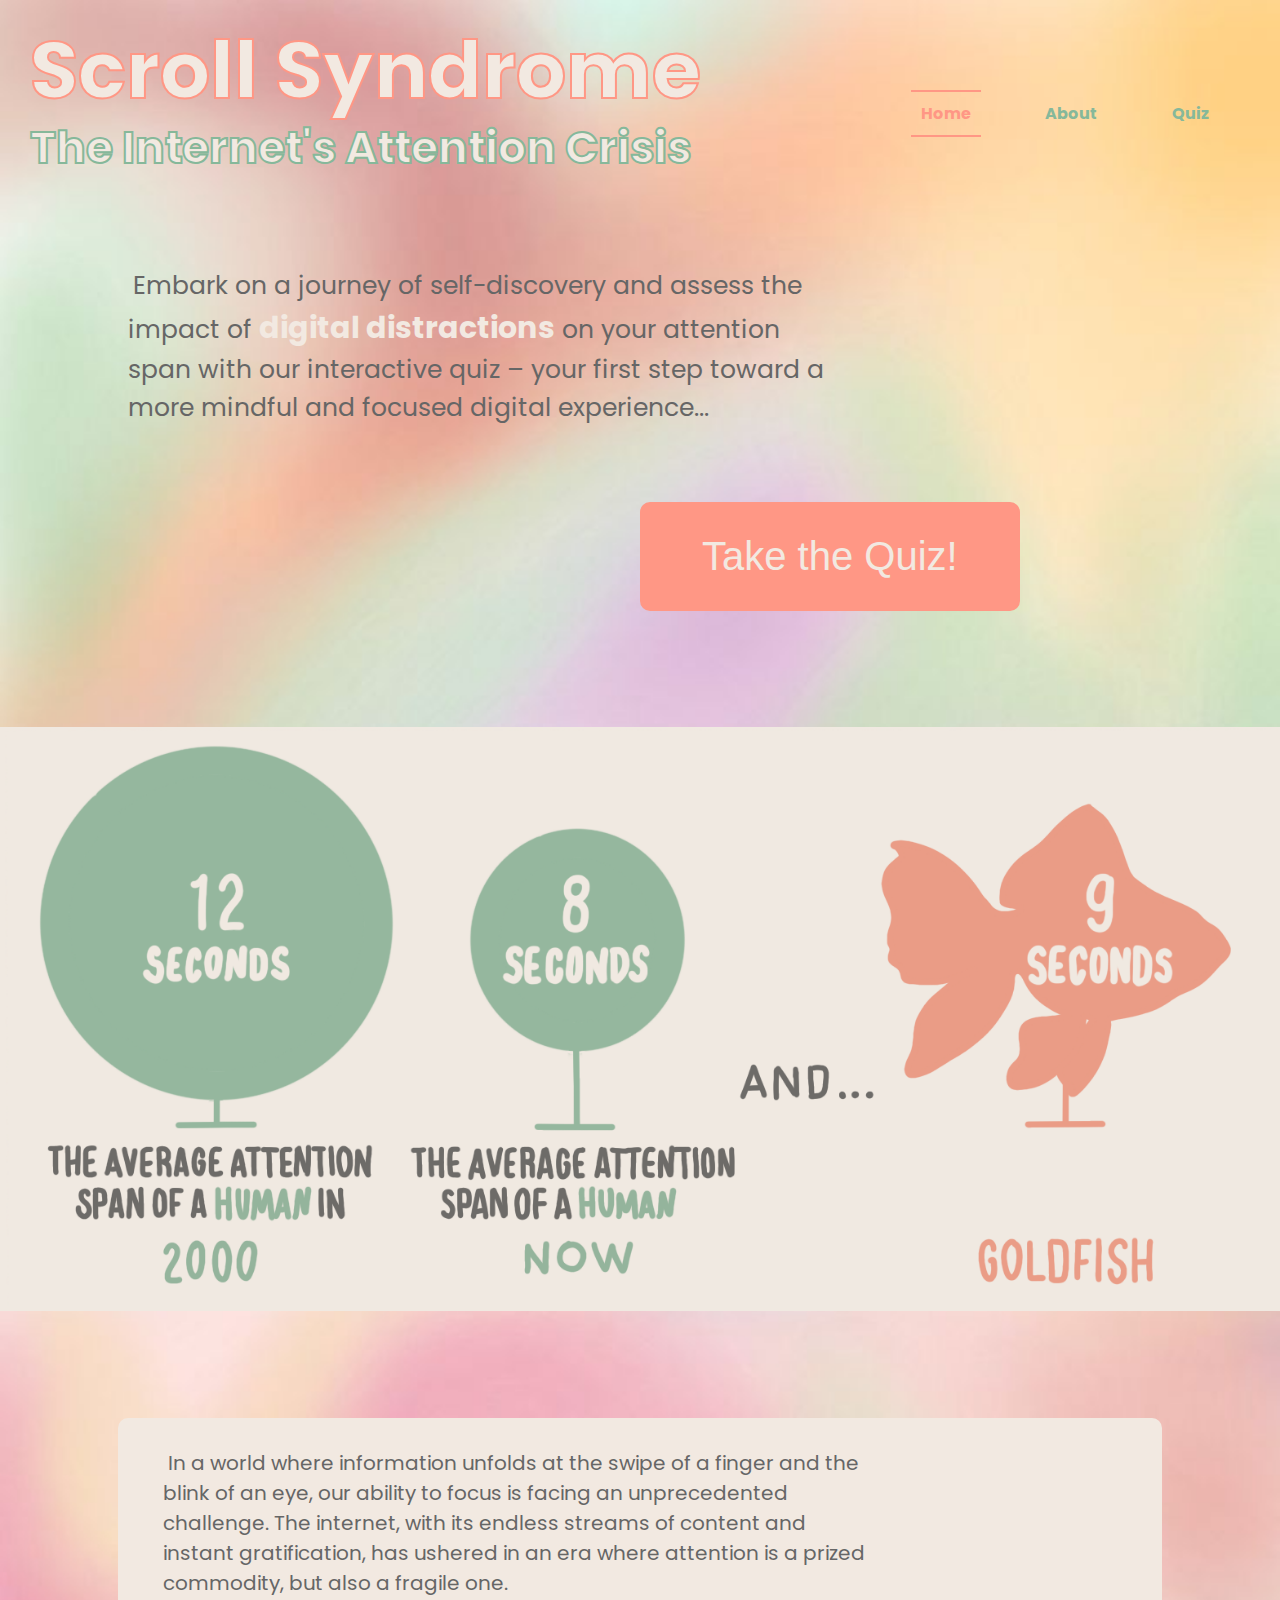
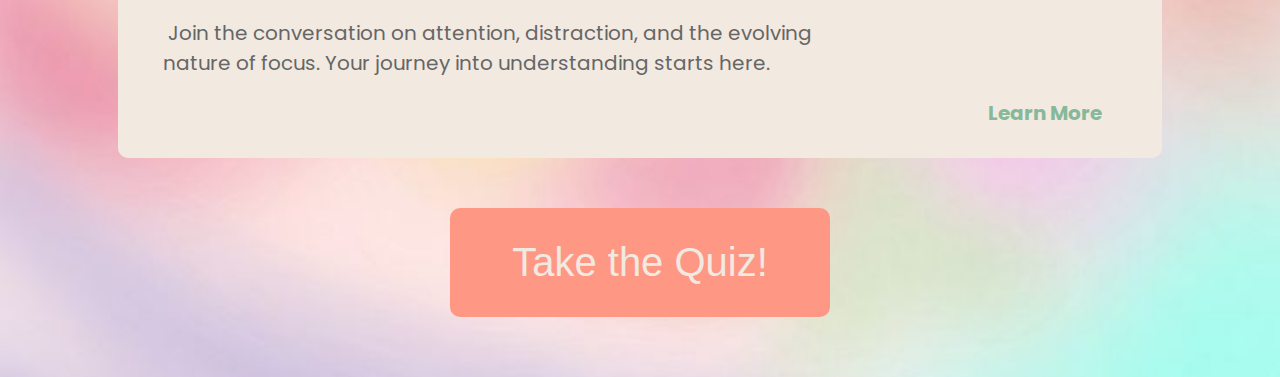
<file: index.html>
<!DOCTYPE html>
<html lang="en">
<head>
    <meta charset="UTF-8">
    <meta name="viewport" content="width=device-width, initial-scale=1.0">
    <link rel="stylesheet" href="style.css">
    <title>Home</title>
</head>

<body>

    <header>
        <!-- Menu / Nav Bar-->
        <div class="title">
            <h1><span class="stroked-text">Scroll Syndrome</span></h1>
            <h2><span class="stroked-text2">The Internet's Attention Crisis</span></h2>
        </div>

        <nav>
            <ul>
                <li><a href="index.html">Home</a></li>
                <li><a href="about.html">About</a></li>
                <li><a href="quiz.html">Quiz</a></li>
            </ul>
        </nav>

    </header>

<!-- GIF pop up every 10 seconds -->
    <div id="gifContainer"></div>

    <!-- start -->
    <div class="homepage">
    <!-- Quiz button -->
        <p class="paragraph-quiz">Embark on a journey of self-discovery and assess the impact of  <span class="bold">digital distractions</span> on your attention span with our interactive quiz – your first step toward a more mindful and focused digital experience...</p>

        <button class="animated-button1" onclick="location.href='quiz.html'">Take the Quiz!</button>
    </div>

        <!-- Image - home page-->
        <div class="image-container">
        <img src="attention.png">
    </div>

    <!-- Content - initial -->
         <div class="centered-box">
            <p>In a world where information unfolds at the swipe of a finger and the blink of an eye, our ability to focus is facing an unprecedented challenge. The internet, with its endless streams of content and instant gratification, has ushered in an era where attention is a prized commodity, but also a fragile one.
            <p> Join the conversation on attention, distraction, and the evolving nature of focus. Your journey into understanding starts here.
            </p>

            <a href="about.html" class="learn-more-link">Learn More</a>

        </div>

        <!-- button - end -->
        <button class="animated-button" onclick="location.href='quiz.html'">Take the Quiz!</button>

    <script src="script.js"></script>
</body>
</html>
</file>
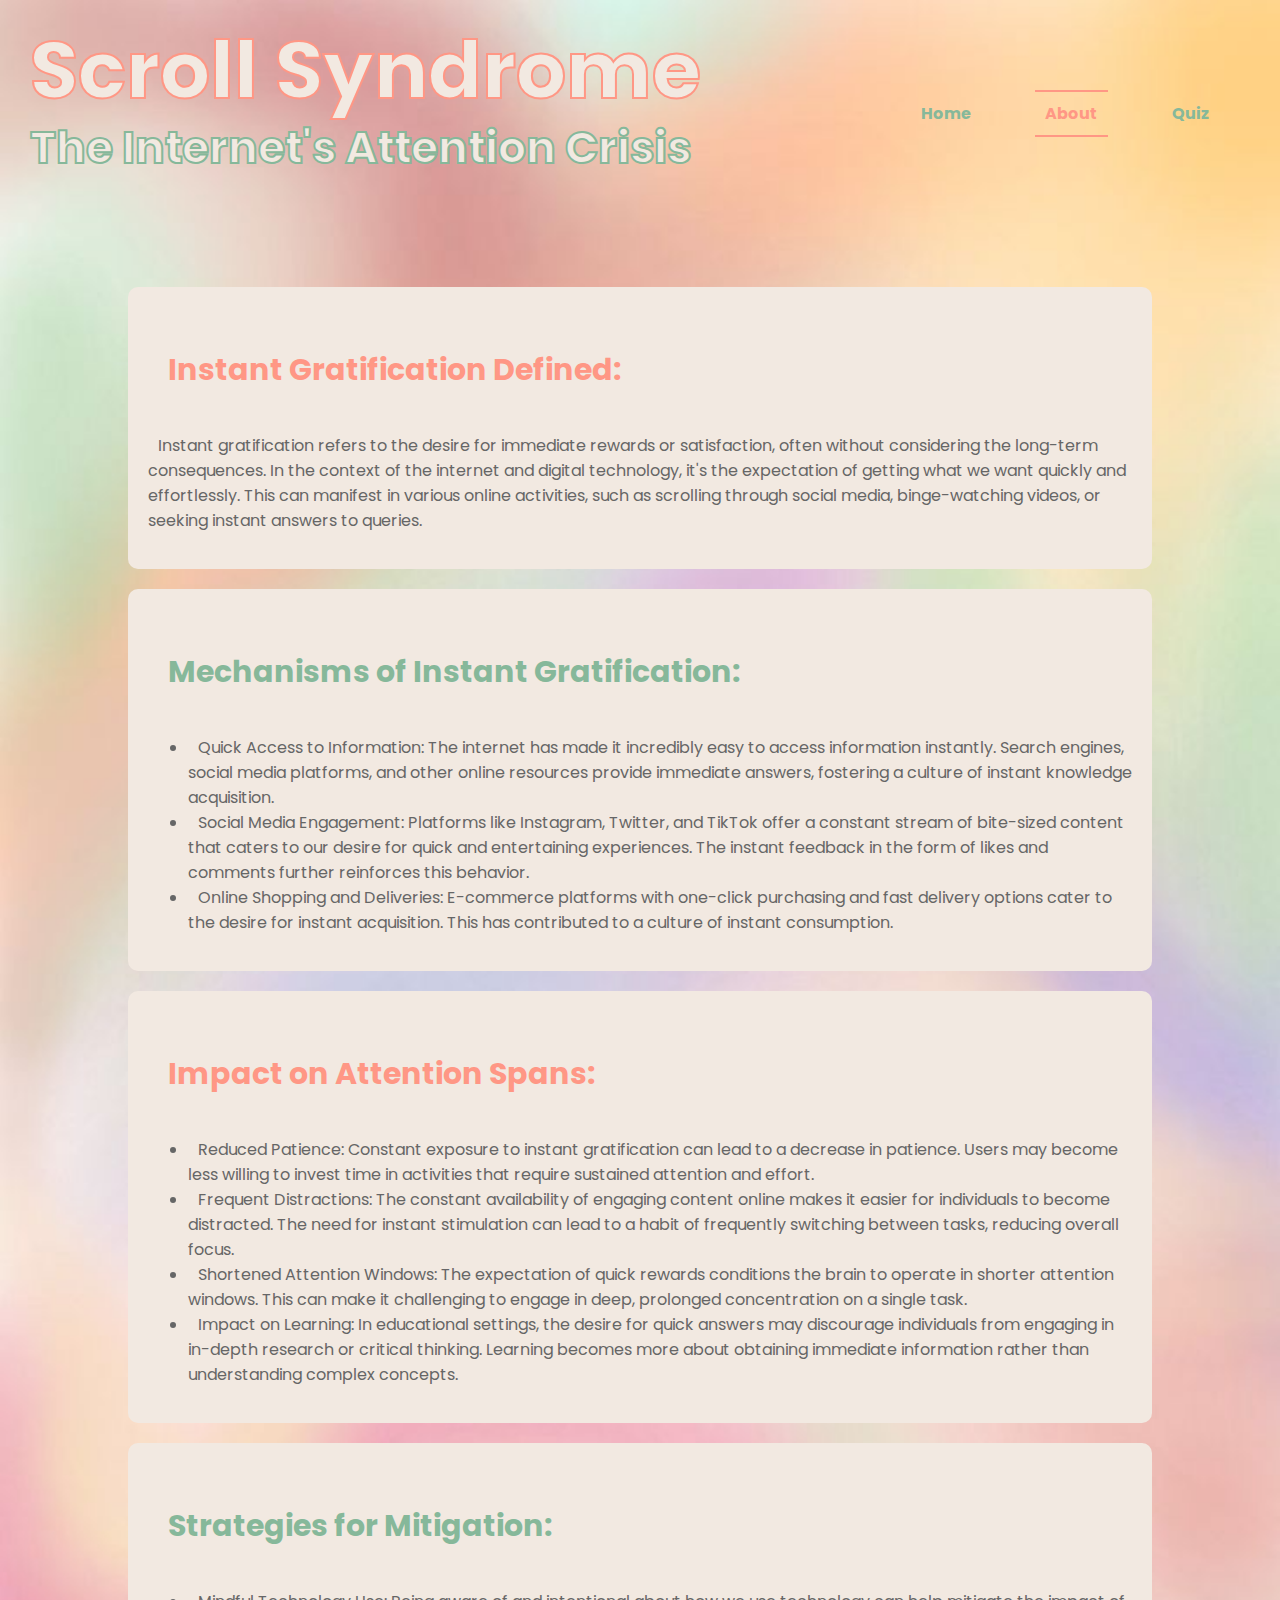
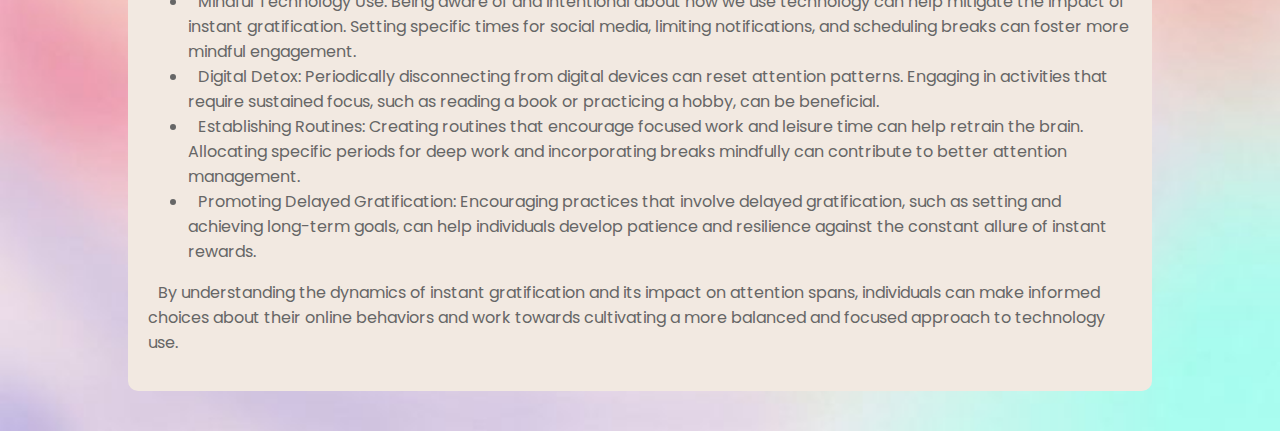
<file: about.html>
<!DOCTYPE html>
<html lang="en">
<head>
    <meta charset="UTF-8">
    <meta name="viewport" content="width=device-width, initial-scale=1.0">
    <link rel="stylesheet" href="style.css">
    <title>About</title>
</head>

<body>

    <header>

        <!-- Menu / Nav Bar -->
        <div class="title">
            <h1><span class="stroked-text">Scroll Syndrome</span></h1>
            <h2><span class="stroked-text2">The Internet's Attention Crisis</span></h2>
        </div>

        <nav>
            <ul>
                <li><a href="index.html">Home</a></li>
                <li><a href="about.html">About</a></li>
                <li><a href="quiz.html">Quiz</a></li>
            </ul>
        </nav>

    </header>

    <!-- GIF pop up every 10 seconds -->
    <div id="gifContainer"></div>

    <!-- Informational boxes -->
    <div class="about-box">
            <h3><span class="about1">Instant Gratification Defined:</span></h3>
            <p>Instant gratification refers to the desire for immediate rewards or satisfaction, often without considering the long-term consequences. In the context of the internet and digital technology, it's the expectation of getting what we want quickly and effortlessly. This can manifest in various online activities, such as scrolling through social media, binge-watching videos, or seeking instant answers to queries.</p>
        </div>

        <div class="about-box">
            <h3><span class="about2">Mechanisms of Instant Gratification:</span></h3>
            <ul>
                <li>Quick Access to Information: The internet has made it incredibly easy to access information instantly. Search engines, social media platforms, and other online resources provide immediate answers, fostering a culture of instant knowledge acquisition.</li>
                <li>Social Media Engagement: Platforms like Instagram, Twitter, and TikTok offer a constant stream of bite-sized content that caters to our desire for quick and entertaining experiences. The instant feedback in the form of likes and comments further reinforces this behavior.</li>
                <li>Online Shopping and Deliveries: E-commerce platforms with one-click purchasing and fast delivery options cater to the desire for instant acquisition. This has contributed to a culture of instant consumption.</li>
            </ul>

        </div>

        <div class="about-box">
            <h3><span class="about1">Impact on Attention Spans:</span></h3>

        <ul>
            <li>Reduced Patience: Constant exposure to instant gratification can lead to a decrease in patience. Users may become less willing to invest time in activities that require sustained attention and effort.</li>
            <li>Frequent Distractions: The constant availability of engaging content online makes it easier for individuals to become distracted. The need for instant stimulation can lead to a habit of frequently switching between tasks, reducing overall focus.</li>
            <li>Shortened Attention Windows: The expectation of quick rewards conditions the brain to operate in shorter attention windows. This can make it challenging to engage in deep, prolonged concentration on a single task.</li>
            <li>Impact on Learning: In educational settings, the desire for quick answers may discourage individuals from engaging in in-depth research or critical thinking. Learning becomes more about obtaining immediate information rather than understanding complex concepts.</li>
        </ul>
        </div>

        <div class="about-box2">
            <h3><span class="about2">Strategies for Mitigation:</span></h3>

        <ul>
            <li>Mindful Technology Use: Being aware of and intentional about how we use technology can help mitigate the impact of instant gratification. Setting specific times for social media, limiting notifications, and scheduling breaks can foster more mindful engagement.</li>
            <li>Digital Detox: Periodically disconnecting from digital devices can reset attention patterns. Engaging in activities that require sustained focus, such as reading a book or practicing a hobby, can be beneficial.</li>
            <li>Establishing Routines: Creating routines that encourage focused work and leisure time can help retrain the brain. Allocating specific periods for deep work and incorporating breaks mindfully can contribute to better attention management.</li>
            <li>Promoting Delayed Gratification: Encouraging practices that involve delayed gratification, such as setting and achieving long-term goals, can help individuals develop patience and resilience against the constant allure of instant rewards.</li>
        </ul>

        <p> By understanding the dynamics of instant gratification and its impact on attention spans, individuals can make informed choices about their online behaviors and work towards cultivating a more balanced and focused approach to technology use. 
        </p>

        </div>

    <script src="script.js"></script>

</body>
</html>
</file>
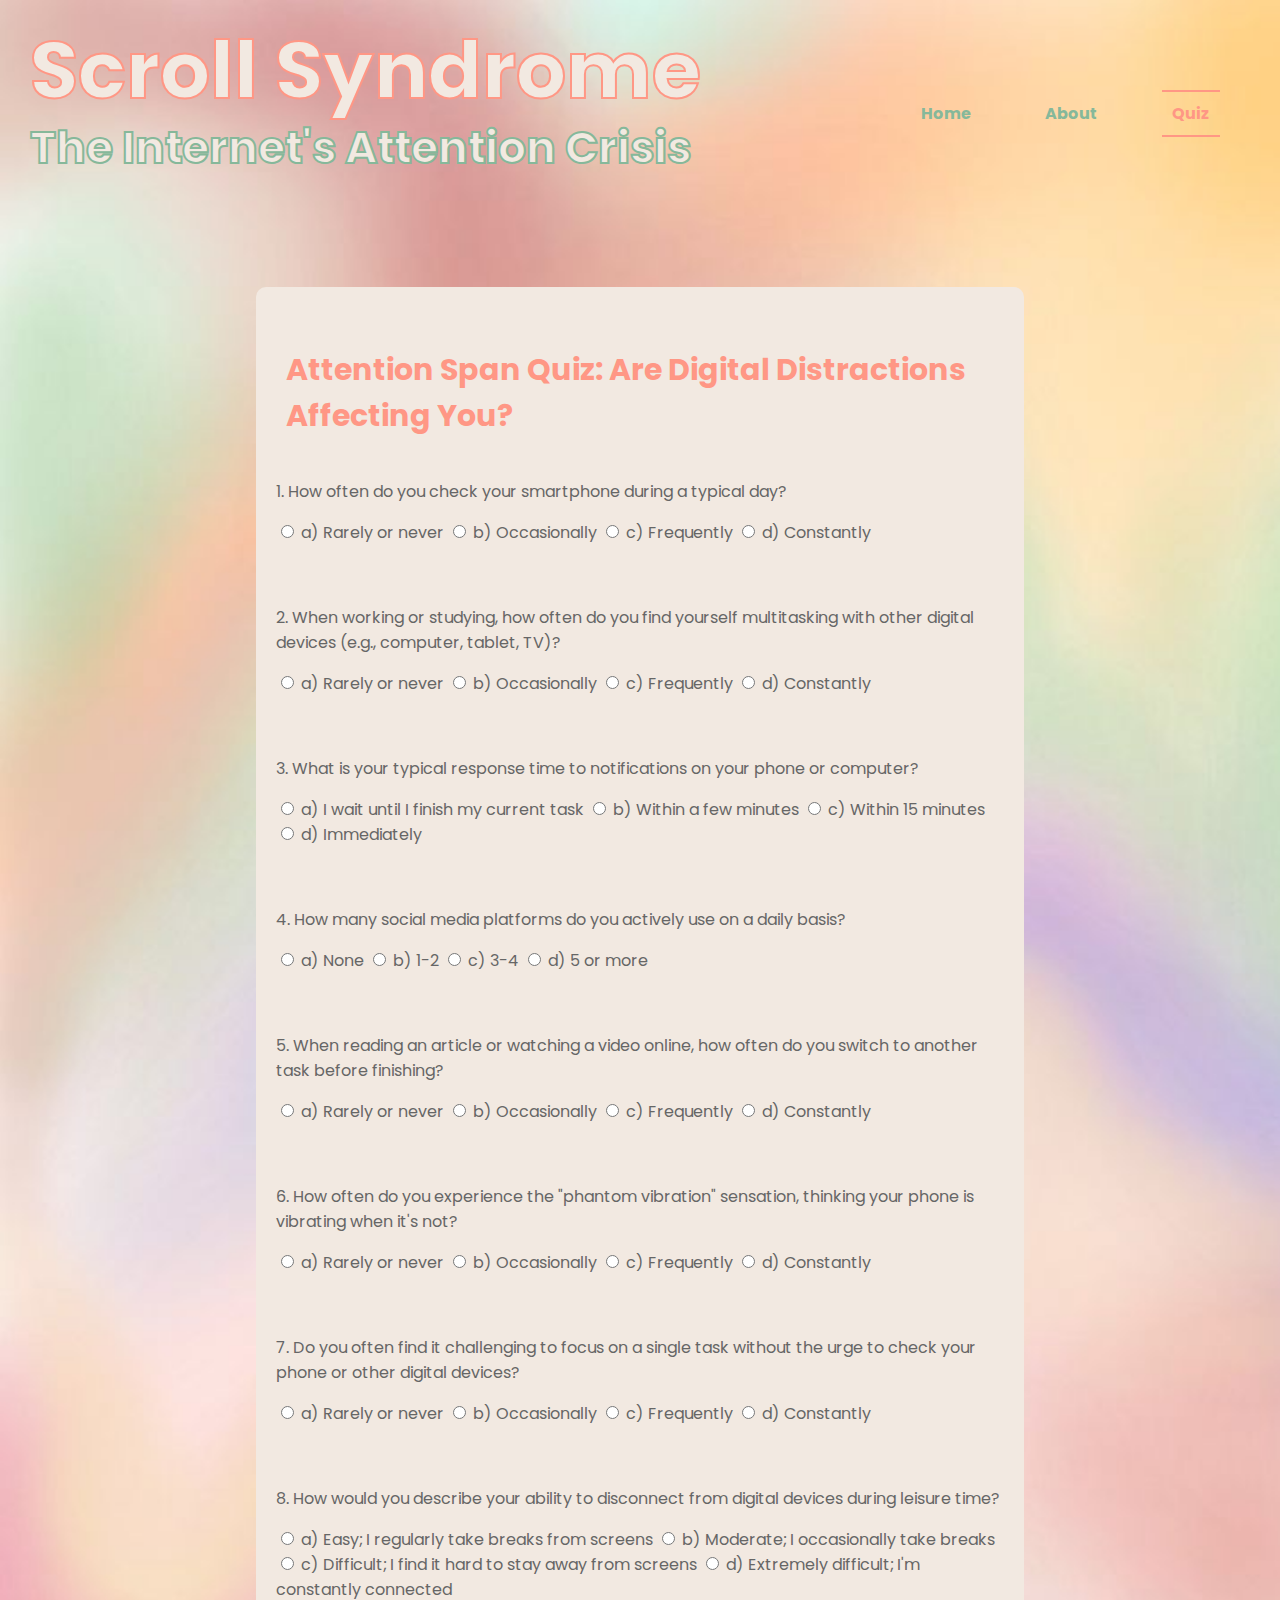
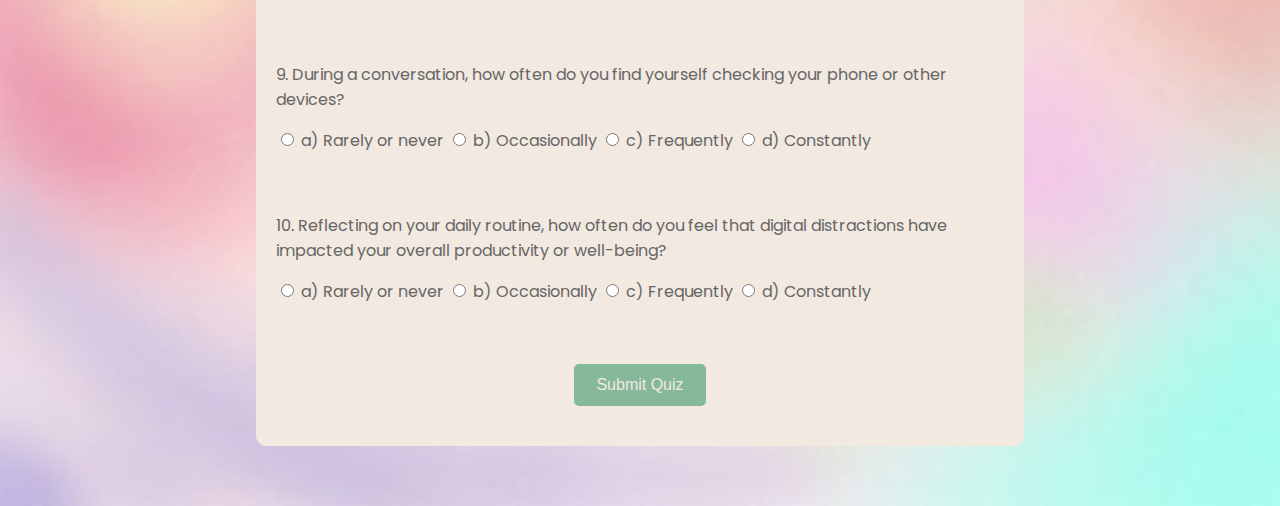
<file: quiz.html>
<!DOCTYPE html>
<html lang="en">
<head>
    <meta charset="UTF-8">
    <meta name="viewport" content="width=device-width, initial-scale=1.0">
    <link rel="stylesheet" href="style.css">
    <title>Quiz</title>
</head>

<body>

    <header>

        <!-- Menu / Nav Bar -->
        <div class="title">
            <h1><span class="stroked-text">Scroll Syndrome</span></h1>
            <h2><span class="stroked-text2">The Internet's Attention Crisis</span></h2>
        </div>
        <nav>
            <ul>
                <li><a href="index.html">Home</a></li>
                <li><a href="about.html">About</a></li>
                <li><a href="quiz.html">Quiz</a></li>
            </ul>
        </nav>
    </header>

    
    <!-- GIF pop up every 10 seconds -->
    <div id="gifContainer"></div>


<!-- Quiz -->
<!-- https://css-tricks.com/building-a-simple-quiz/ 
    https://github.com/search?q=quiz+app+javascript&type=repositories-->

 <div class="quiz-container">

    <h3>Attention Span Quiz: Are Digital Distractions Affecting You?</h3>

        <form id="quizForm">

            <!-- Question 1 -->
            <div class="question">
                <p>1. How often do you check your smartphone during a typical day?</p>
                <label><input type="radio" name="q1" value="1"> a) Rarely or never</label>
                <label><input type="radio" name="q1" value="2"> b) Occasionally</label>
                <label><input type="radio" name="q1" value="3"> c) Frequently</label>
                <label><input type="radio" name="q1" value="4"> d) Constantly</label>
            </div>

            <!-- Question 2 -->
            <div class="question">
                <p>2. When working or studying, how often do you find yourself multitasking with other digital devices (e.g., computer, tablet, TV)?</p>
                <label><input type="radio" name="q2" value="1"> a) Rarely or never</label>
                <label><input type="radio" name="q2" value="2"> b) Occasionally</label>
                <label><input type="radio" name="q2" value="3"> c) Frequently</label>
                <label><input type="radio" name="q2" value="4"> d) Constantly</label>
            </div>

            <!-- Question 3 -->
            <div class="question">
                <p>3. What is your typical response time to notifications on your phone or computer?</p>
                <label><input type="radio" name="q3" value="1"> a) I wait until I finish my current task</label>
                <label><input type="radio" name="q3" value="2"> b) Within a few minutes</label>
                <label><input type="radio" name="q3" value="3"> c) Within 15 minutes</label>
                <label><input type="radio" name="q3" value="4"> d) Immediately</label>
            </div>

             <!-- Question 4 -->
            <div class="question">
                <p>4. How many social media platforms do you actively use on a daily basis?</p>
                <label><input type="radio" name="q4" value="1"> a) None</label>
                <label><input type="radio" name="q4" value="2"> b) 1-2</label>
                <label><input type="radio" name="q4" value="3"> c) 3-4</label>
                <label><input type="radio" name="q4" value="4"> d) 5 or more</label>
            </div>

            <!-- Question 5 -->
            <div class="question">
                <p>5. When reading an article or watching a video online, how often do you switch to another task before finishing?</p>
                <label><input type="radio" name="q5" value="1"> a) Rarely or never</label>
                <label><input type="radio" name="q5" value="2"> b) Occasionally</label>
                <label><input type="radio" name="q5" value="3"> c) Frequently</label>
                <label><input type="radio" name="q5" value="4"> d) Constantly</label>
            </div>

            <!-- Question 6 -->
            <div class="question">
                <p>6. How often do you experience the "phantom vibration" sensation, thinking your phone is vibrating when it's not?</p>
                <label><input type="radio" name="q6" value="1"> a) Rarely or never</label>
                <label><input type="radio" name="q6" value="2"> b) Occasionally</label>
                <label><input type="radio" name="q6" value="3"> c) Frequently</label>
                <label><input type="radio" name="q6" value="4"> d) Constantly</label>
            </div>

            <!-- Question 7 -->
            <div class="question">
                <p>7. Do you often find it challenging to focus on a single task without the urge to check your phone or other digital devices?</p>
                <label><input type="radio" name="q7" value="1"> a) Rarely or never</label>
                <label><input type="radio" name="q7" value="2"> b) Occasionally</label>
                <label><input type="radio" name="q7" value="3"> c) Frequently</label>
                <label><input type="radio" name="q7" value="4"> d) Constantly</label>
            </div>

            <!-- Question 8 -->
            <div class="question">
                <p>8. How would you describe your ability to disconnect from digital devices during leisure time?</p>
                <label><input type="radio" name="q8" value="1"> a) Easy; I regularly take breaks from screens</label>
                <label><input type="radio" name="q8" value="2"> b) Moderate; I occasionally take breaks</label>
                <label><input type="radio" name="q8" value="3"> c) Difficult; I find it hard to stay away from screens</label>
                <label><input type="radio" name="q8" value="4"> d) Extremely difficult; I'm constantly connected</label>
            </div>

            <!-- Question 9 -->
            <div class="question">
                <p>9. During a conversation, how often do you find yourself checking your phone or other devices?</p>
                <label><input type="radio" name="q9" value="1"> a) Rarely or never</label>
                <label><input type="radio" name="q9" value="2"> b) Occasionally</label>
                <label><input type="radio" name="q9" value="3"> c) Frequently</label>
                <label><input type="radio" name="q9" value="4"> d) Constantly</label>
            </div>

             <!-- Question 10 -->
            <div class="question">
                <p>10. Reflecting on your daily routine, how often do you feel that digital distractions have impacted your overall productivity or well-being?</p>
                <label><input type="radio" name="q10" value="1"> a) Rarely or never</label>
                <label><input type="radio" name="q10" value="2"> b) Occasionally</label>
                <label><input type="radio" name="q10" value="3"> c) Frequently</label>
                <label><input type="radio" name="q10" value="4"> d) Constantly</label>
            </div>

            <button type="button" onclick="calculateScore()">Submit Quiz</button>
        </form>

    </div>

        <div id="quizResult"></div>

    <script src="script.js"></script>
</body>
</html>
</file>
<file: style.css>
@import url('https://fonts.googleapis.com/css2?family=Poppins:wght@400;900&display=swap');

body {
    font-family: 'Poppins', sans-serif;
    margin: 0;
    padding: 0;
    background-image: url('background.jpeg');
    background-size: cover;
    color: #666;
}


/*Nav - Menu - Title*/
header {
    color: #F2E9E1;
    padding: 10px;
    display: flex;
    justify-content: space-between;
    align-items: center;
    margin-bottom: 60px;
}

/*Title*/
.title {
    flex: 1;
    margin-left: 20px;
}

.title h1 {
    font-size: 80px;
    margin: 0;
    margin-bottom: 5px;
}

/*Sub title*/
.title h2 {
    color: #F2E9E1;
    font-size: 44px;
    margin-top: -20px;
}

/*stroke - titles*/
.stroked-text {
    -webkit-text-stroke: 2px #FF9785; /* Width and color of the stroke */
}

.stroked-text2 {
    -webkit-text-stroke: 2px #86B89A; /* Width and color of the stroke */
}

/*https://developer.mozilla.org/en-US/docs/Web/CSS/-webkit-text-stroke*/


/*menu*/
nav ul {
    list-style: none;
    margin: 0;
    padding: 0;
}

nav ul li {
    display: inline;
    margin-right: 20px;
}

nav ul li a {
    color: #86B89A;
    margin-right: 30px;
    text-decoration: none;
    font-weight: bold;
    transition: color 0.3s;
    padding: 10px;
}

nav ul li a:hover {
    color: #FF9785;
    border-bottom: 2px solid #FF9785;
    border-top: 2px solid #FF9785;
}

nav ul li a.active {
    color: #FF9785;
    border-bottom: 2px solid #FF9785;
    border-top: 2px solid #FF9785;
}

/*image - home page*/
.image-container {
    max-width: 100%;
    height: auto;
    text-align: center;
    margin: 0 auto;
    margin-top: 60px;
}

.image-container img {
    width: 100%;
    height: auto;
}


/*Home page - content*/
.centered-box {
    color: #666;
    background-color: #F2E9E1;
    margin: 20px auto;
    padding: 10px;
    border-radius: 10px;
    width: 80%; 
    text-indent: 5px;
    margin-top: 100px;
    margin-bottom: 50px;
}

.centered-box p {
    width: 70%;
    align-items: center;
    margin-left: 35px;
    font-size: 20px;
}

.learn-more-link {
    color: #86B89A;
    text-decoration: none;
    font-weight: bold;
    display: block;
    text-align: right;
    margin-top: 10px; 
    margin-right: 50px;
    margin-bottom: 20px;
    font-size: 20px;
}

.learn-more-link:hover {
    color: #FF9785; 
    text-decoration: underline;
}


.animated-button {
    display: block; 
    margin: 20px auto;
    padding: 30px 60px; 
    font-size: 40px; 
    text-align: center;
    text-decoration: none;
    background-color: #FF9785;
    color: #F2E9E1;
    border: 2px solid #FF9785;
    border-radius: 10px;
    cursor: pointer;
    margin-bottom: 60px;
    transition: background-color 0.3s, color 0.3s, transform 0.3s;
}

.animated-button:hover {
    background-color: #86B89A;
    border: 2px solid #86B89A;
    color: #F2E9E1;
    transform: scale(1.1);
}

/*About page - content*/
.about-box {
    margin: 20px auto;
    padding: 20px;
    border-radius: 10px;
    width: 80%;
    box-sizing: border-box;
    text-indent: 10px;
    background-color: #F2E9E1;
}

.about-box h3 {
    color: #666;
}

.about-box p {
    color: #666;
}

.about-box ul {
    color: #666;
}

.about-box2 {
    margin: 20px auto;
    padding: 20px;
    border-radius: 10px;
    width: 80%;
    box-sizing: border-box;
    text-indent: 10px;
    background-color: #86B89A ;
    margin-bottom: 40px;
    background-color: #F2E9E1;
}

.about-box2 h3 {
    color: #666;
}

.about-box2 p {
    color: #666;
}

.about-box2 ul {
    color: #666;
}

.about1{
    color: #FF9785;
}

.about2{
    color: #86B89A;
}


/*Quiz page - content*/
.quiz-container {
    background-color: #F2E9E1;
    width: 60%;
    margin: 0 auto;
    padding: 20px;
    border-radius: 10px;
    box-sizing: border-box;
    margin-bottom: 60px;
    color:#666;
}

.question {
    margin-bottom: 60px;
}

#quizForm button {
    display: block;
    margin: 20px auto;
    padding: 10px 20px;
    font-size: 16px;
    background-color: #86B89A;
    color: #F2E9E1;
    border: 2px solid #86B89A;
    border-radius: 5px;
    cursor: pointer;
    transition: background-color 0.3s, color 0.3s, transform 0.3s;
}

#quizForm button:hover {
    background-color: #FF9785;
    border: 2px solid #FF9785;
    color: #F2E9E1;
    transform: scale(1.1);
}

.popup {
    background-color: #FF9785; 
    width: 80%; 
    margin: 0 auto;
    padding: 20px;
    border-radius: 10px;
    box-sizing: border-box;
    position: fixed;
    top: 50%;
    left: 50%;
    transform: translate(-50%, -50%);
    z-index: 999;
    text-align: center;
}

.popup button {
    display: block;
    margin-top: 20px;
    padding: 10px 20px;
    font-size: 16px;
    background-color: #86B89A
}

/*page 2*/
h3 {
    padding: 10px;
    color: #FF9785;
    font-size: 30px;
}

/*GIFS*/
#gifContainer {
    position: fixed;
    top: 0;
    left: 0;
    width: 100%;
    height: 100%;
    z-index: 1000;
    pointer-events: none;
}

.gif-popup {
   position: absolute;
    pointer-events: auto;
    cursor: pointer;
}

/*Home page - restyle*/
.homepage {
    color: #666;
    margin: 20px auto;
    margin-top: -40px;
    padding: 10px;
    border-radius: 10px;
    width: 80%; 
    text-indent: 5px;
    height: 400px;
    display: flex;
    flex-direction: column;
    justify-content: center;
}

.paragraph-quiz {
    float: left;
    width: 70%; 
    margin-right: 20px; 
    font-size: 25px;
}

.animated-button1 {
    display: block; 
    margin: 20px auto;
    margin-top: 50px;
    margin-left: 50%;
    padding: 30px 60px; 
    font-size: 40px; 
    text-align: center;
    text-decoration: none;
    background-color:#FF9785;
    color: #F2E9E1;
    border: 2px solid #FF9785;
    border-radius: 10px;
    cursor: pointer;
    margin-bottom: 60px;
    transition: background-color 0.3s, color 0.3s, transform 0.3s;
}

.animated-button1:hover {
    background-color: #86B89A;
    border: 2px solid #86B89A;
    color: #F2E9E1;
    transform: scale(1.1);
}

.bold {
    font-size: 30px;
    color: #F2E9E1;
    font-weight: bold;
}

/*GIFS*/
.gif-popup button {
  position: absolute;
  top: 10px;
  right: 10px;
  background-color: #FF9785;
  color: #333;
  border: 2px solid #FF9785;
  border-radius: 5px;
  padding: 5px 10px;
  cursor: pointer;
  font-size: 14px;
}

.gif-popup button:hover {
  background-color: #86B89A;
  color: #333;
  border: 2px solid #86B89A;
}
</file>
